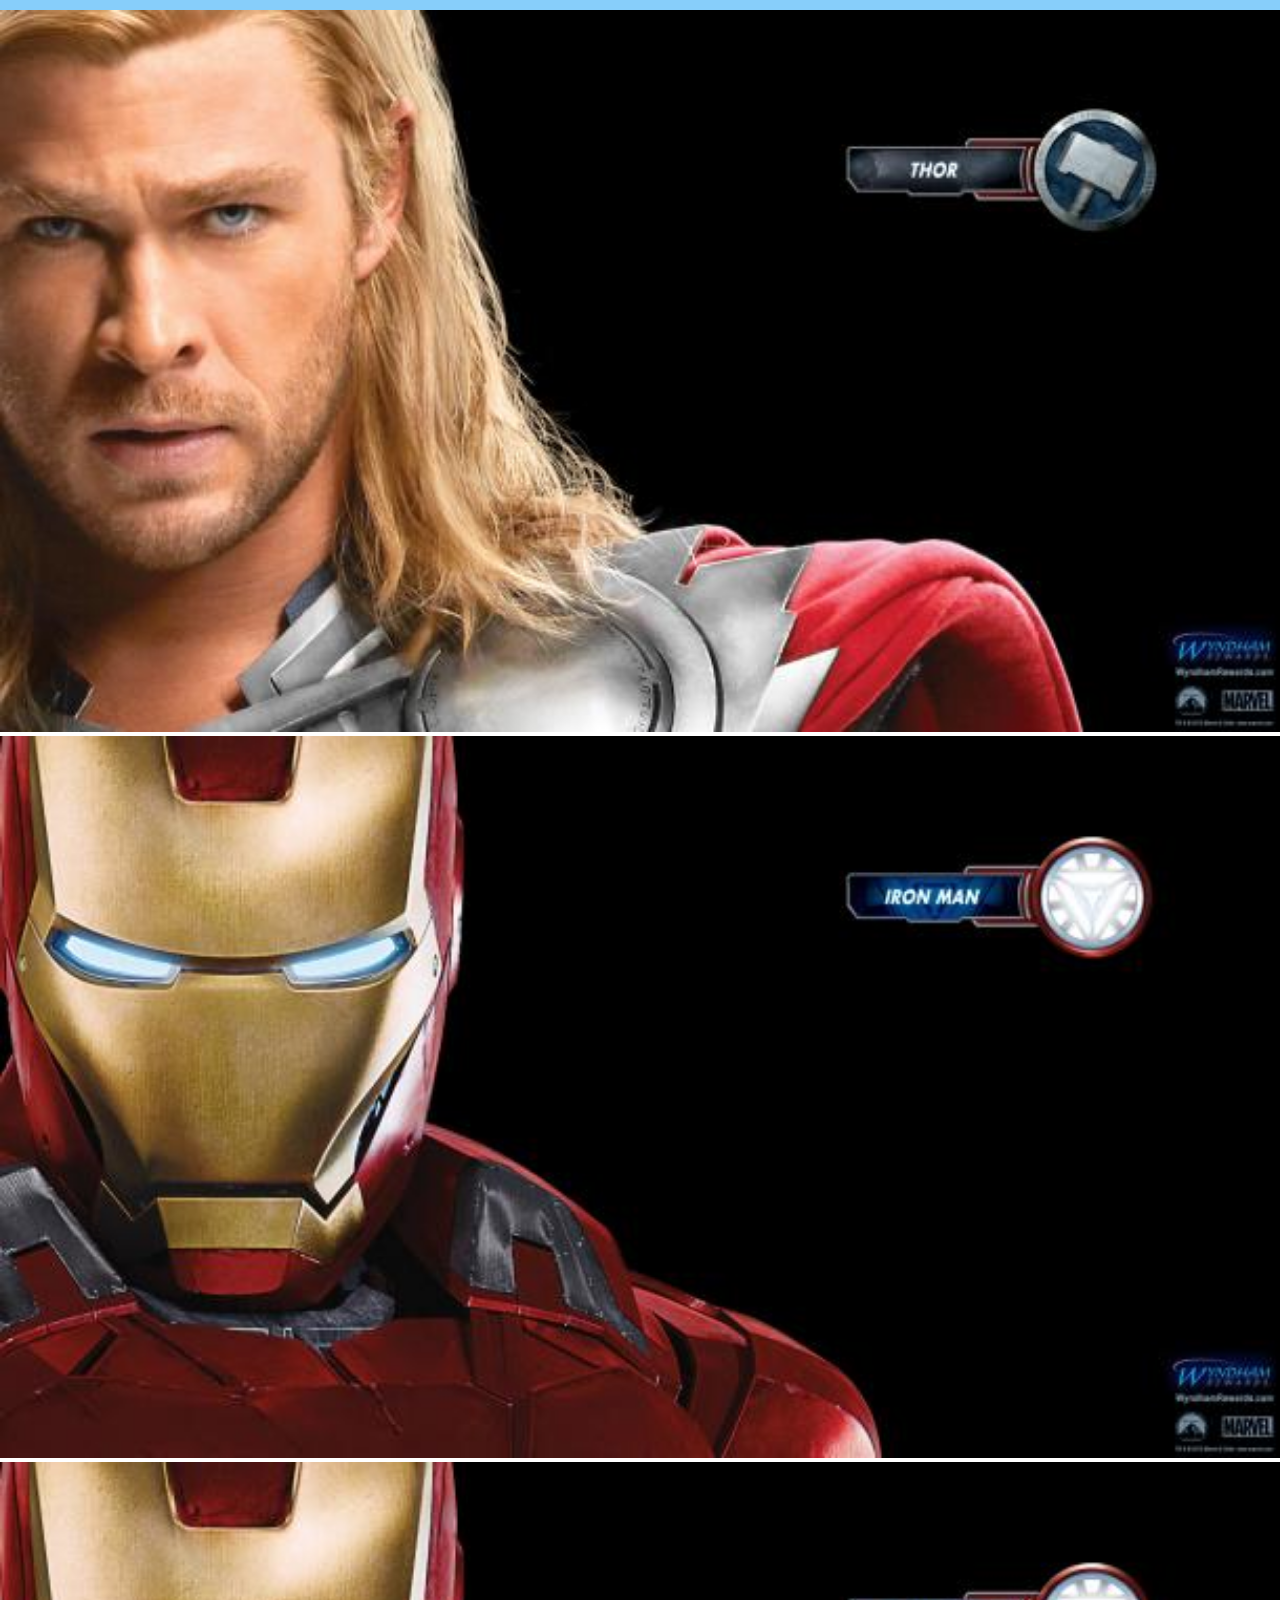
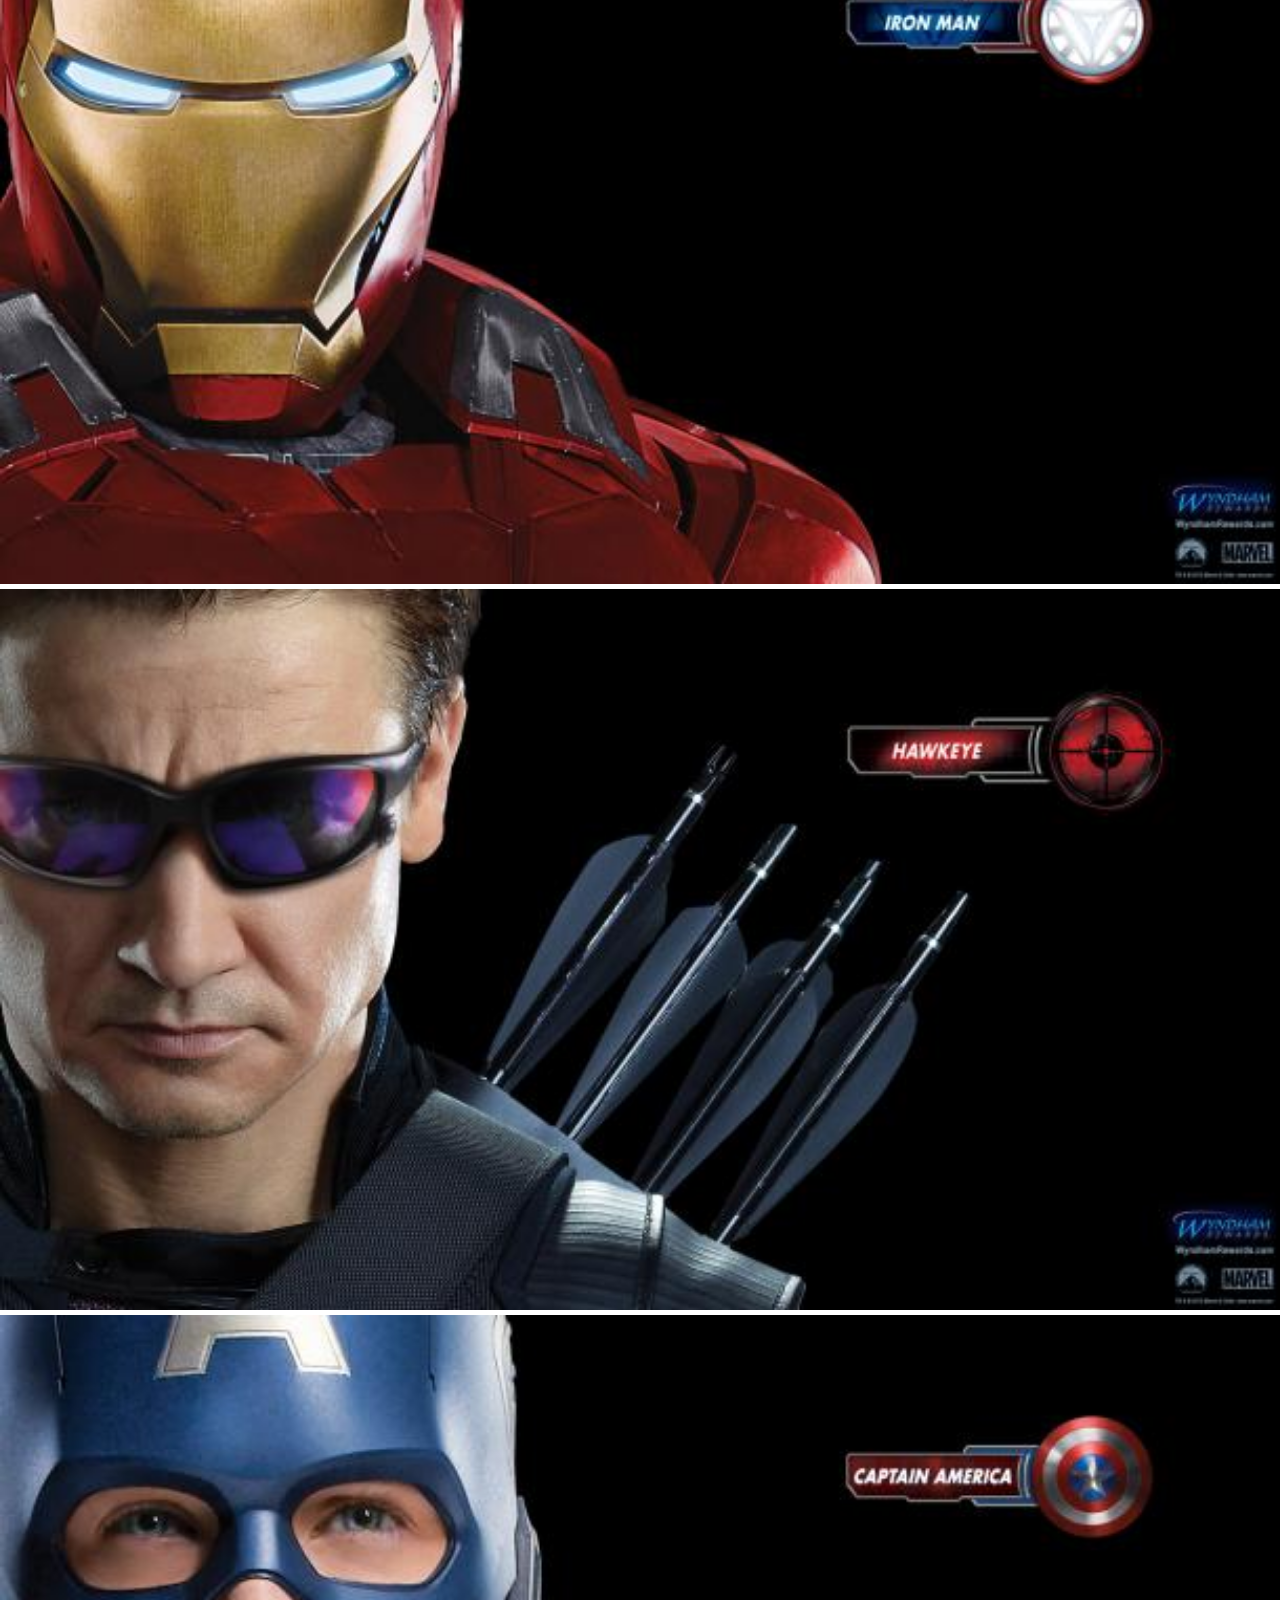
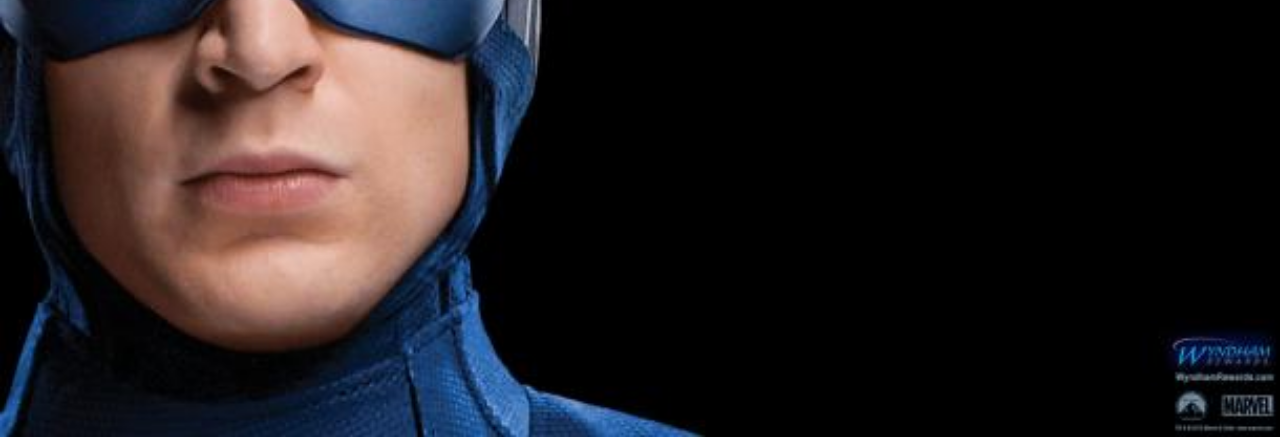
<file: index.html>
<!DOCTYPE html>
<html lang="en">
<head>
  <meta charset="UTF-8">
  <meta name="viewport" content="width=device-width, initial-scale=1.0">
  <title>Hero App</title>
  <link rel="stylesheet" href="./styling/styles.css">
</head>
  <body>
    <header>
      <nav id="navigation-menu">
        <ul>
          <li></li>
          <li></li>
          <li></li>
        </ul>
      </nav>
    </header>
    <main>
      <section id="heroes-gallery">
        <a href="./avengers_pages/avenger_1.html" target="_blank">
          <img src="./images/avengers_01.jpg" alt="avenger hero 1">
        </a>
        <img src="./images/avengers_02.jpg" alt="avenger hero 2">
        <img src="./images/avengers_02.jpg" alt="avenger hero 3">
        <img src="./images/avengers_04.jpg" alt="avenger hero 4">
        <img src="./images/avengers_05.jpg" alt="avenger hero 5">
      </section>
    </main>
  </body>
</html>
</file>
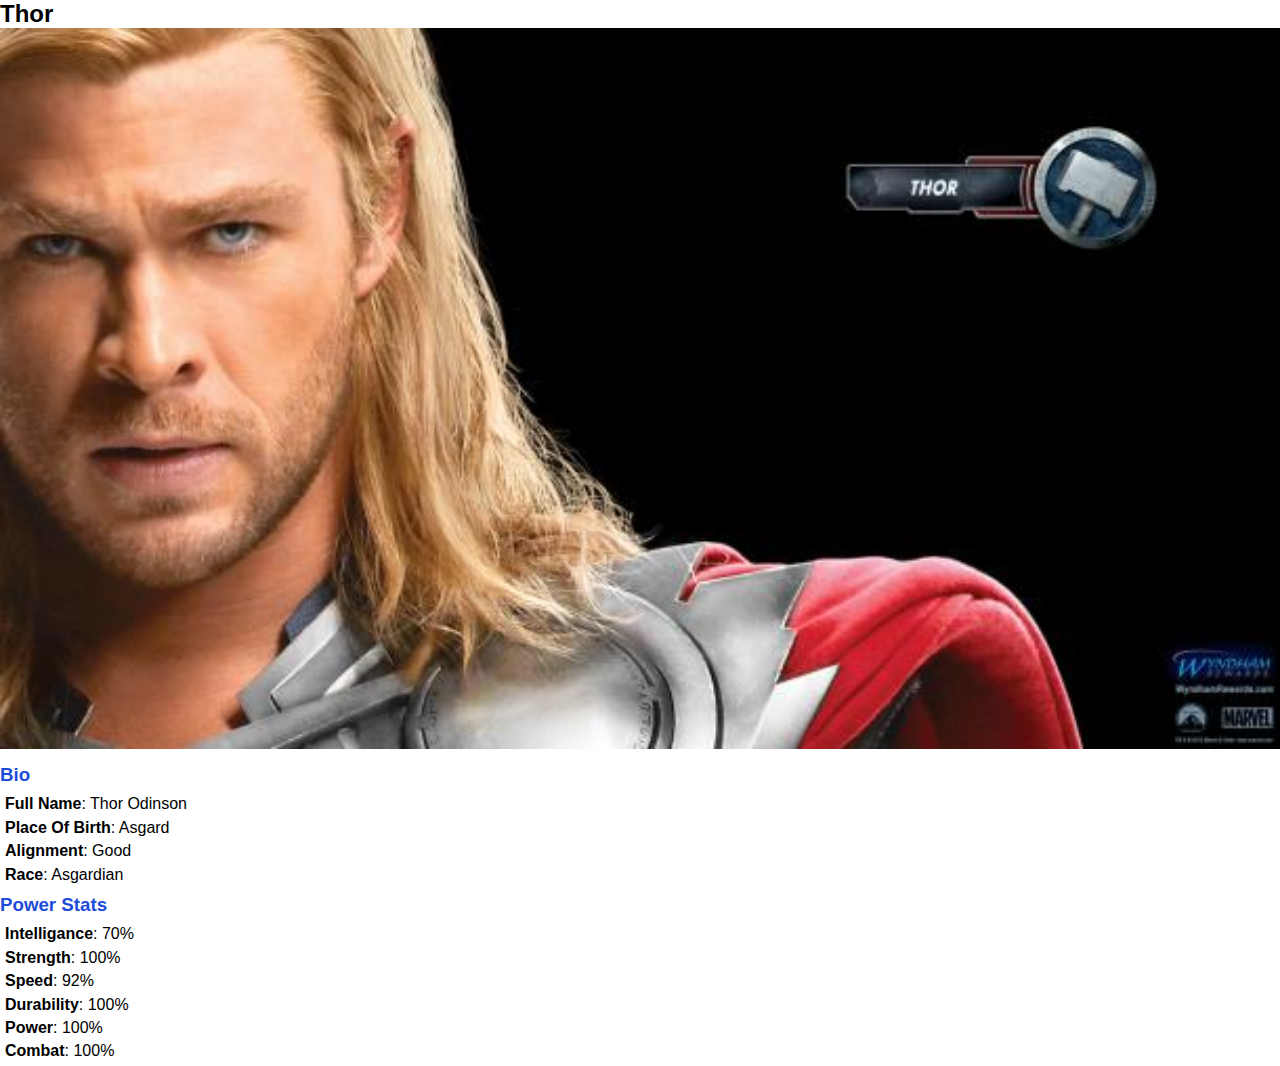
<file: avengers_pages/avenger_1.html>
<!DOCTYPE html>
<html lang="en">
<head>
  <meta charset="UTF-8">
  <meta name="viewport" content="width=device-width, initial-scale=1.0">
  <title>Thor</title>
  <link rel="stylesheet" href="../styling/styles.css">
</head>
<body>
  <header>
    <h2>Thor</h2>
  </header>
  <main>
    <img src="../images/avengers_01.jpg" alt="Thor image">
    <section id="hero-details">
      <h3>Bio</h3>
      <ul id="hero-identity">
        <li><b>Full Name</b>: Thor Odinson</li>
        <li><b>Place Of Birth</b>: Asgard</li>
        <li><b>Alignment</b>: Good</li>
        <li><b>Race</b>: Asgardian</li>
      </ul>
      <h3>Power Stats</h3>
      <ul id="hero-stats">
        <li><b>Intelligance</b>: 70%</li>
        <li><b>Strength</b>: 100%</li>
        <li><b>Speed</b>: 92%</li>
        <li><b>Durability</b>: 100%</li>
        <li><b>Power</b>: 100%</li>
        <li><b>Combat</b>: 100%</li>
      </ul>
    </section>
  </main>
</body>
</html>
</file>
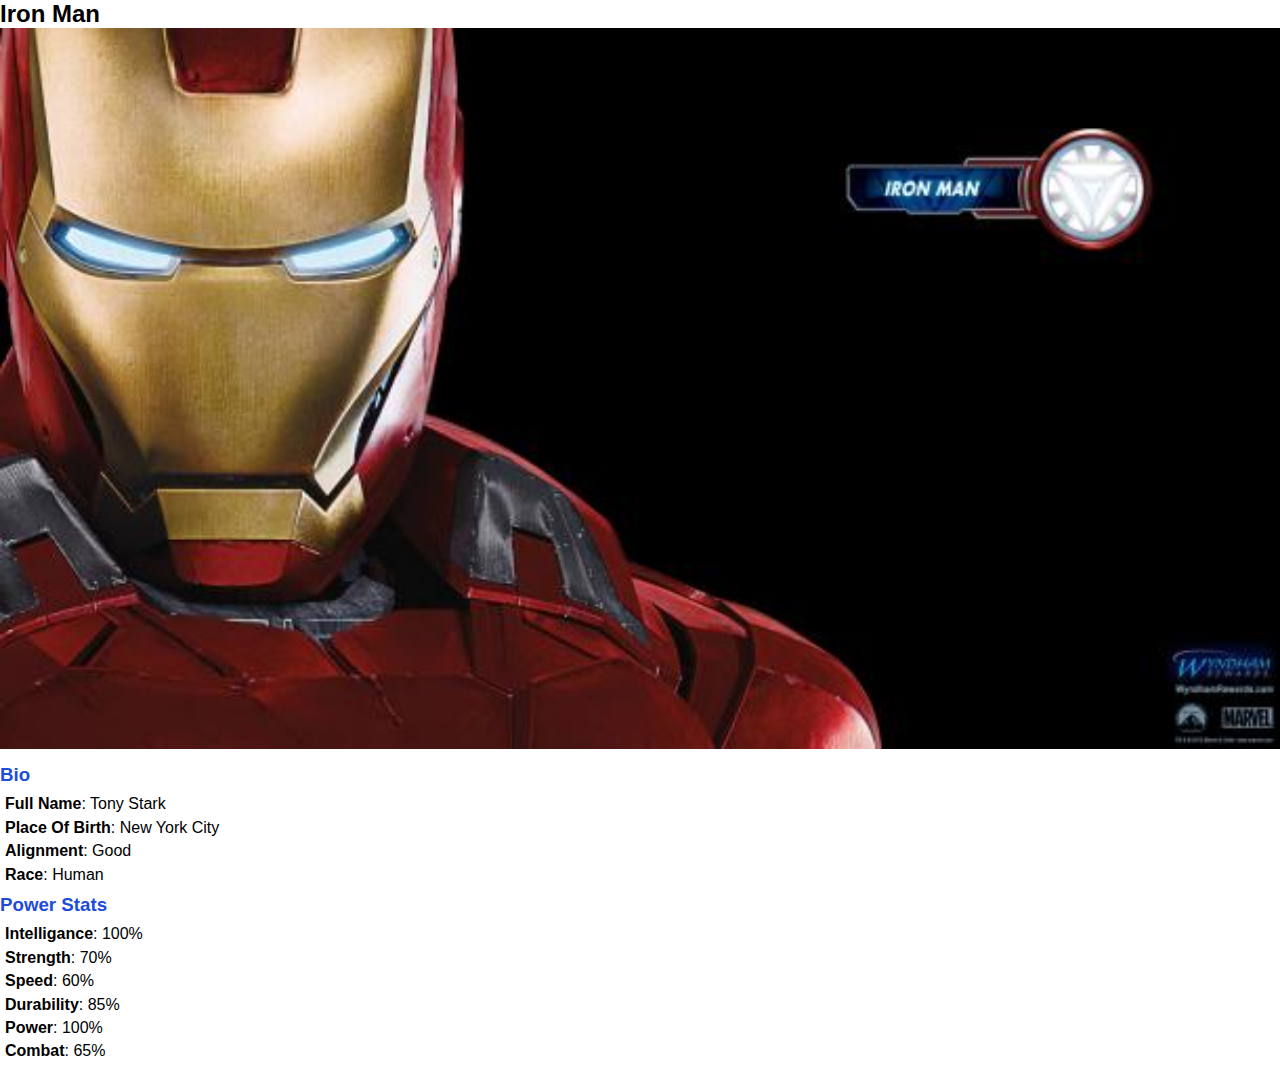
<file: avengers_pages/avenger_2.html>
<!DOCTYPE html>
<html lang="en">
<head>
  <meta charset="UTF-8">
  <meta name="viewport" content="width=device-width, initial-scale=1.0">
  <title>Iron Man</title>
  <link rel="stylesheet" href="../styling/styles.css">
</head>
<body>
  <header>
    <h2>Iron Man</h2>
  </header>
  <main>
    <img src="../images/avengers_02.jpg" alt="Thor image">
    <section id="hero-details">
      <h3>Bio</h3>
      <ul id="hero-identity">
        <li><b>Full Name</b>: Tony Stark</li>
        <li><b>Place Of Birth</b>: New York City</li>
        <li><b>Alignment</b>: Good</li>
        <li><b>Race</b>: Human</li>
      </ul>
      <h3>Power Stats</h3>
      <ul id="hero-stats">
        <li><b>Intelligance</b>: 100%</li>
        <li><b>Strength</b>: 70%</li>
        <li><b>Speed</b>: 60%</li>
        <li><b>Durability</b>: 85%</li>
        <li><b>Power</b>: 100%</li>
        <li><b>Combat</b>: 65%</li>
      </ul>
    </section>
  </main>
</body>
</html>
</file>
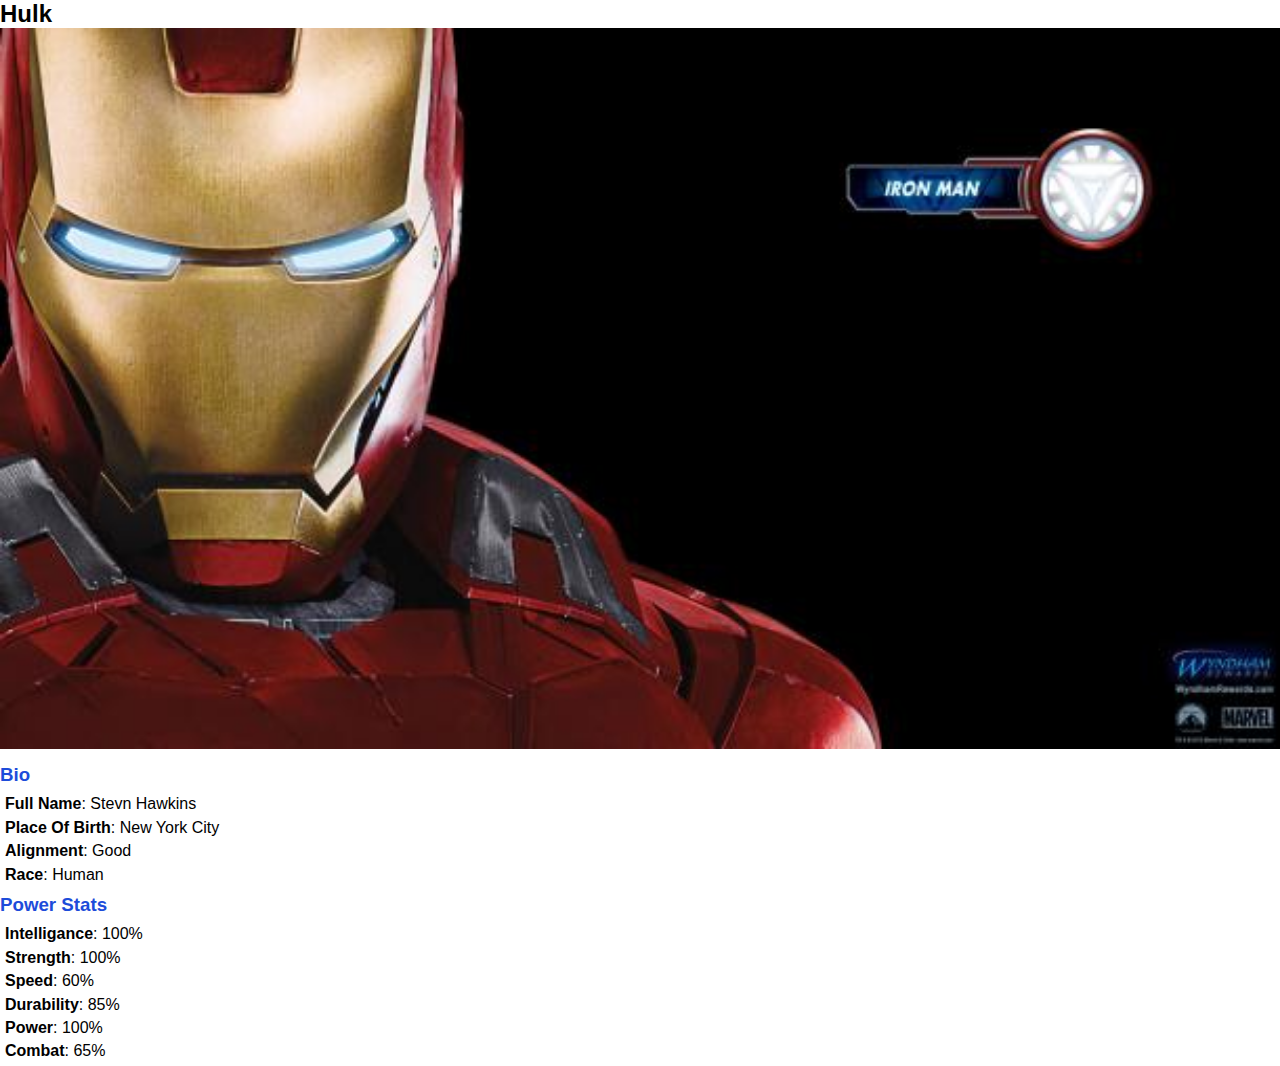
<file: avengers_pages/avenger_3.html>
<!DOCTYPE html>
<html lang="en">
<head>
  <meta charset="UTF-8">
  <meta name="viewport" content="width=device-width, initial-scale=1.0">
  <title>Hulk</title>
  <link rel="stylesheet" href="../styling/styles.css">
</head>
<body>
  <header>
    <h2>Hulk</h2>
  </header>
  <main>
    <img src="../images/avengers_02.jpg" alt="Thor image">
    <section id="hero-details">
      <h3>Bio</h3>
      <ul id="hero-identity">
        <li><b>Full Name</b>: Stevn Hawkins</li>
        <li><b>Place Of Birth</b>: New York City</li>
        <li><b>Alignment</b>: Good</li>
        <li><b>Race</b>: Human</li>
      </ul>
      <h3>Power Stats</h3>
      <ul id="hero-stats">
        <li><b>Intelligance</b>: 100%</li>
        <li><b>Strength</b>: 100%</li>
        <li><b>Speed</b>: 60%</li>
        <li><b>Durability</b>: 85%</li>
        <li><b>Power</b>: 100%</li>
        <li><b>Combat</b>: 65%</li>
      </ul>
    </section>
  </main>
</body>
</html>
</file>
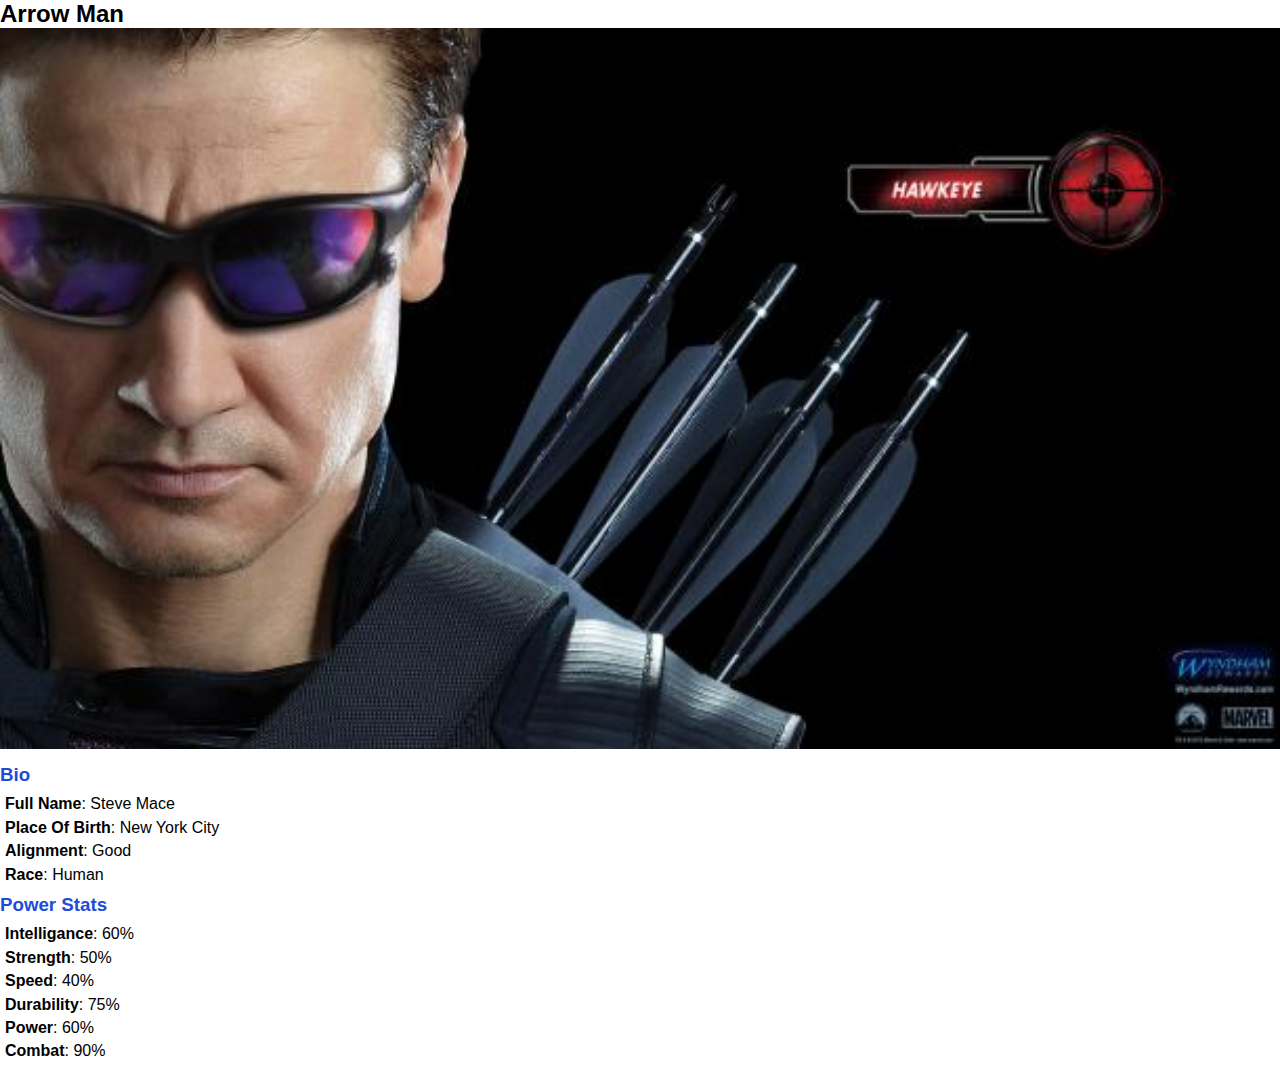
<file: avengers_pages/avenger_4.html>
<!DOCTYPE html>
<html lang="en">
<head>
  <meta charset="UTF-8">
  <meta name="viewport" content="width=device-width, initial-scale=1.0">
  <title>Arrow Man</title>
  <link rel="stylesheet" href="../styling/styles.css">
</head>
<body>
  <header>
    <h2>Arrow Man</h2>
  </header>
  <main>
    <img src="../images/avengers_04.jpg" alt="Thor image">
    <section id="hero-details">
      <h3>Bio</h3>
      <ul id="hero-identity">
        <li><b>Full Name</b>: Steve Mace</li>
        <li><b>Place Of Birth</b>: New York City</li>
        <li><b>Alignment</b>: Good</li>
        <li><b>Race</b>: Human</li>
      </ul>
      <h3>Power Stats</h3>
      <ul id="hero-stats">
        <li><b>Intelligance</b>: 60%</li>
        <li><b>Strength</b>: 50%</li>
        <li><b>Speed</b>: 40%</li>
        <li><b>Durability</b>: 75%</li>
        <li><b>Power</b>: 60%</li>
        <li><b>Combat</b>: 90%</li>
      </ul>
    </section>
  </main>
</body>
</html>
</file>
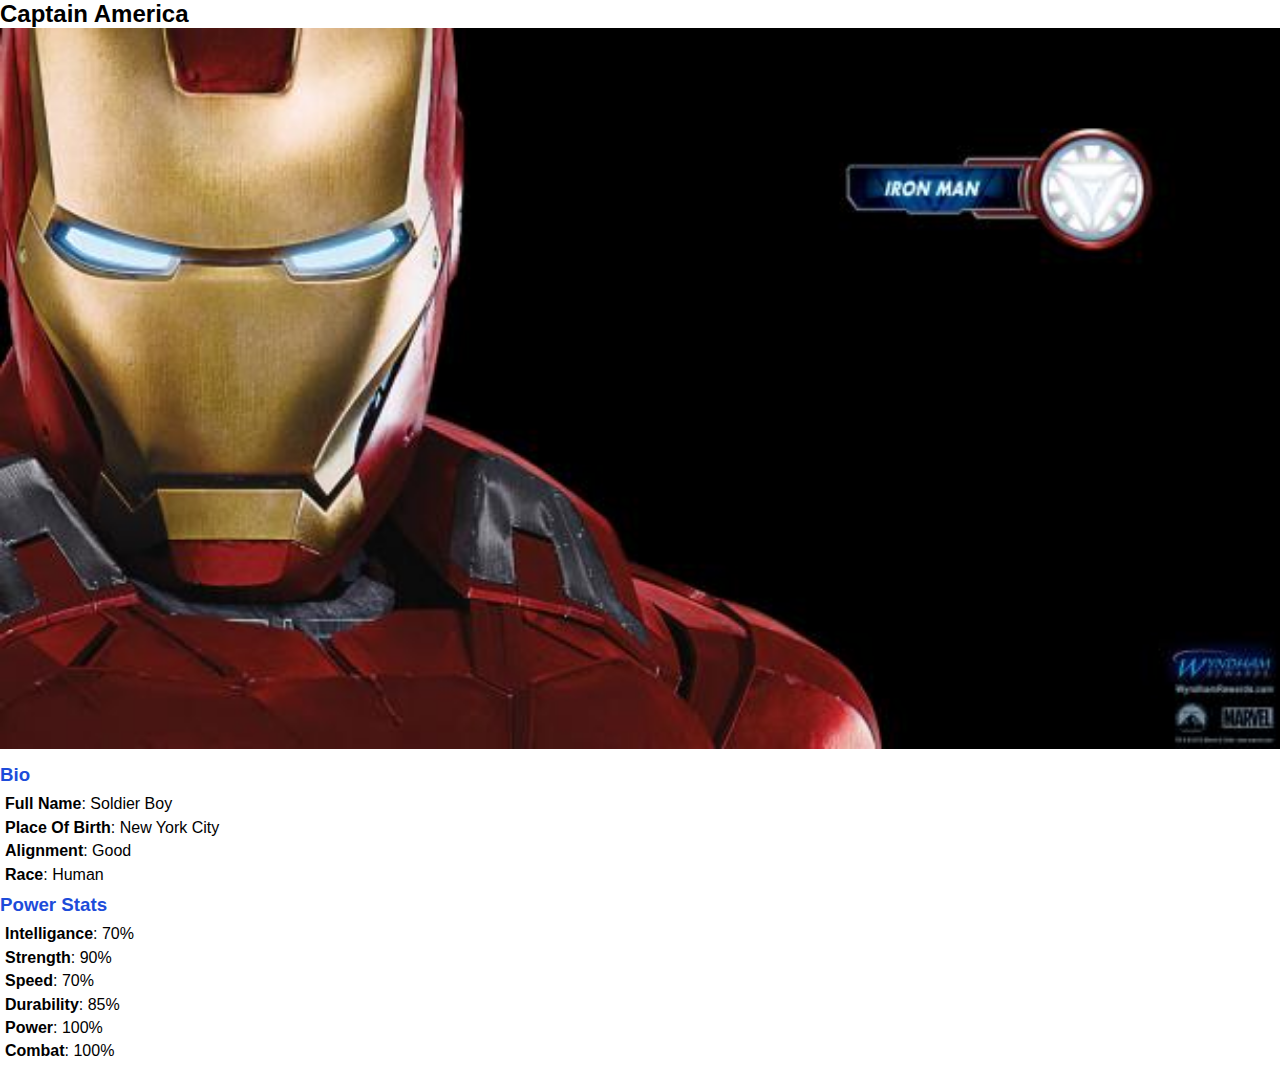
<file: avengers_pages/avenger_5.html>
<!DOCTYPE html>
<html lang="en">
<head>
  <meta charset="UTF-8">
  <meta name="viewport" content="width=device-width, initial-scale=1.0">
  <title>Captain America</title>
  <link rel="stylesheet" href="../styling/styles.css">
</head>
<body>
  <header>
    <h2>Captain America</h2>
  </header>
  <main>
    <img src="../images/avengers_02.jpg" alt="Thor image">
    <section id="hero-details">
      <h3>Bio</h3>
      <ul id="hero-identity">
        <li><b>Full Name</b>: Soldier Boy</li>
        <li><b>Place Of Birth</b>: New York City</li>
        <li><b>Alignment</b>: Good</li>
        <li><b>Race</b>: Human</li>
      </ul>
      <h3>Power Stats</h3>
      <ul id="hero-stats">
        <li><b>Intelligance</b>: 70%</li>
        <li><b>Strength</b>: 90%</li>
        <li><b>Speed</b>: 70%</li>
        <li><b>Durability</b>: 85%</li>
        <li><b>Power</b>: 100%</li>
        <li><b>Combat</b>: 100%</li>
      </ul>
    </section>
  </main>
</body>
</html>
</file>
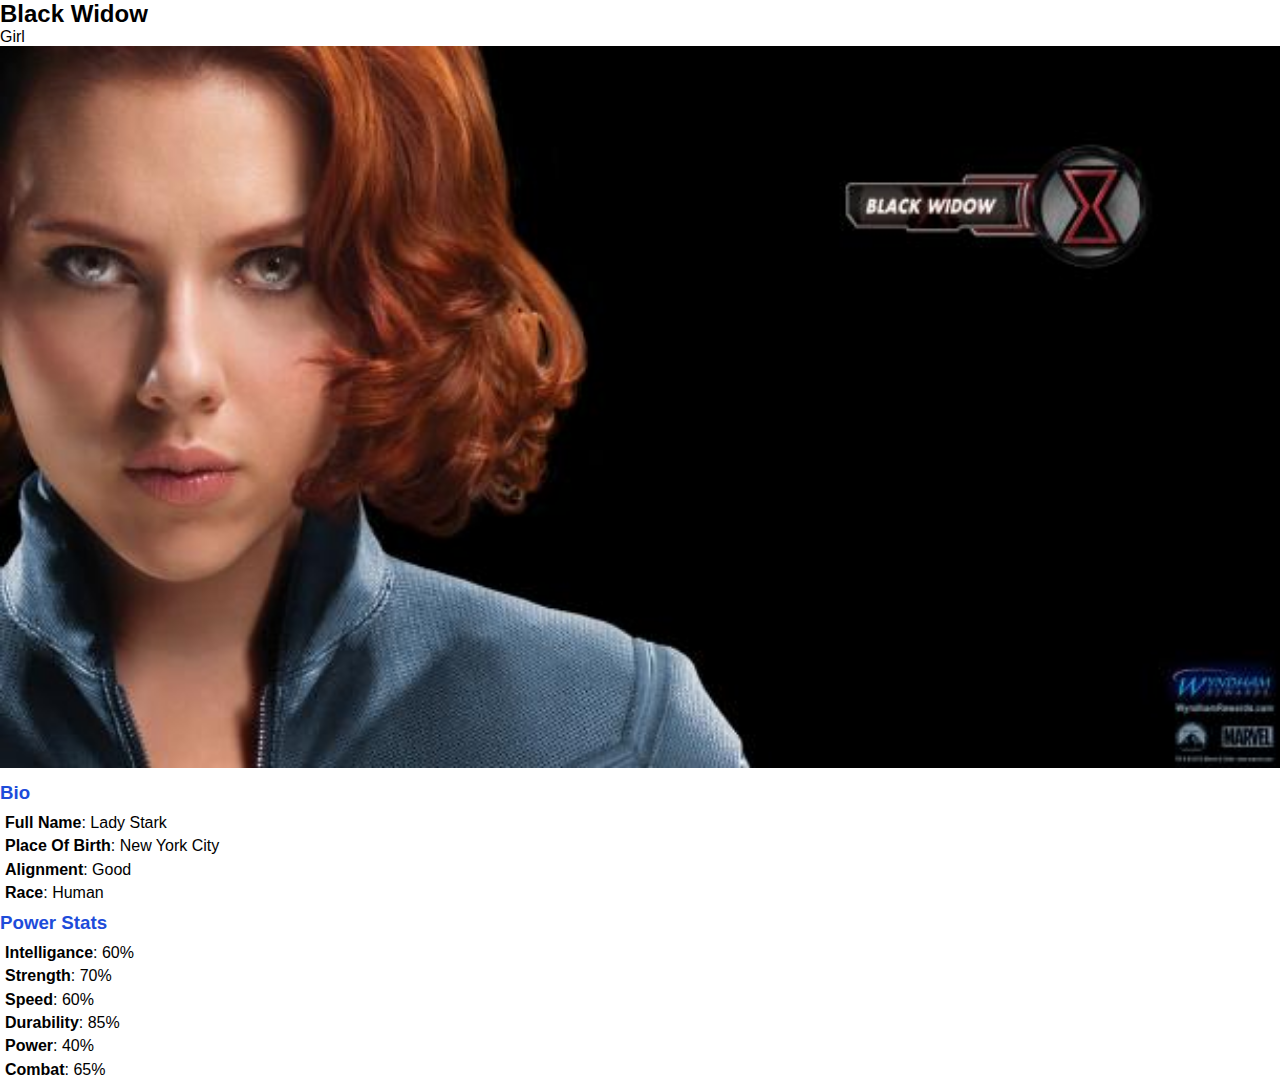
<file: avengers_pages/avenger_6.html>
<!DOCTYPE html>
<html lang="en">
<head>
  <meta charset="UTF-8">
  <meta name="viewport" content="width=device-width, initial-scale=1.0">
  <title>Black Widow</title>
  <link rel="stylesheet" href="../styling/styles.css">
</head>
<body>
  <header>
    <h2>Black Widow</h2> Girl</h2>
  </header>
  <main>
    <img src="../images/avengers_06.jpg" alt="Thor image">
    <section id="hero-details">
      <h3>Bio</h3>
      <ul id="hero-identity">
        <li><b>Full Name</b>: Lady Stark</li>
        <li><b>Place Of Birth</b>: New York City</li>
        <li><b>Alignment</b>: Good</li>
        <li><b>Race</b>: Human</li>
      </ul>
      <h3>Power Stats</h3>
      <ul id="hero-stats">
        <li><b>Intelligance</b>: 60%</li>
        <li><b>Strength</b>: 70%</li>
        <li><b>Speed</b>: 60%</li>
        <li><b>Durability</b>: 85%</li>
        <li><b>Power</b>: 40%</li>
        <li><b>Combat</b>: 65%</li>
      </ul>
    </section>
  </main>
</body>
</html>
</file>
<file: styling/styles.css>
@import url(./normalize.css); /*1*/

/* 1 -> CSS reset file to remove default browser styles */

*{
  padding: 0;
  margin: 0;
  box-sizing: border-box;
  font-family: sans-serif;
  list-style-type: none;
  text-decoration: none;
}

#navigation-menu{
  background-color: lightskyblue;
}

#navigation-menu ul{
  display: flex;
  font-weight: bold;
}

li a{
  color: rgb(18, 48, 247);
  font-size: calc(12px + 1vw);
}

li a:hover{
  color: black;
  filter: opacity(80%);
}

#heroes-gallery img{
  width: 100vw;
}

img{
  width: 100vw;
}

h3{
  margin: 10px 0;
  color: rgb(29, 76, 218);
}

li{
  margin: 5px;
}
</file>
